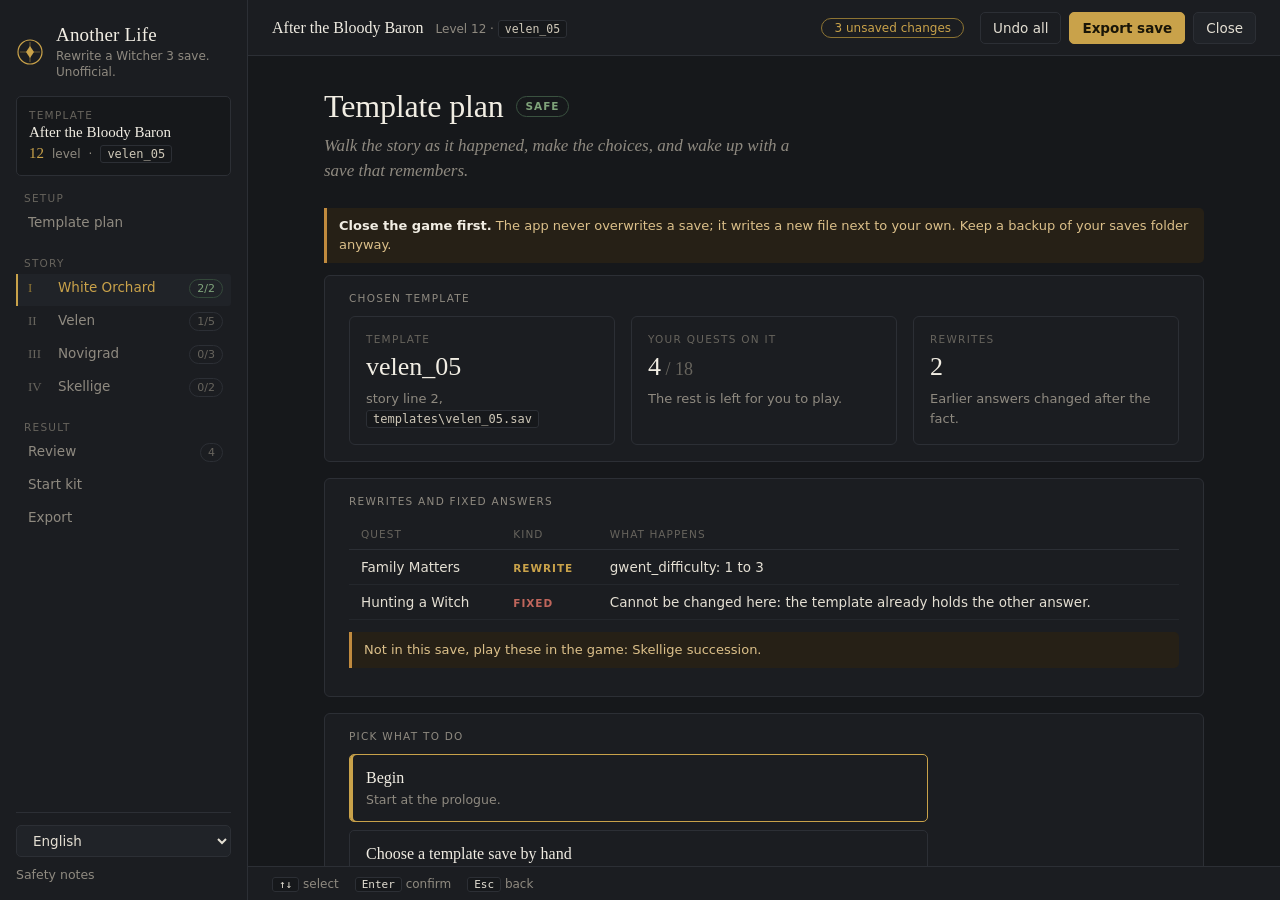
<file: ui/mock.html>
<!doctype html>
<html lang="en">
<head>
  <meta charset="utf-8">
  <meta name="viewport" content="width=device-width, initial-scale=1">
  <title>Another Life (design mock)</title>
  <link rel="stylesheet" href="style.css">
</head>
<body>
<!-- Static design mock. Use ?v=welcome | story | review | export. No script is needed for the look; the tiny one below only switches views. -->
<div class="shell">
  <aside class="side">
    <div class="brand">
      <svg width="28" height="28" viewBox="0 0 28 28" fill="none" stroke="currentColor" stroke-width="1.2" aria-hidden="true"><circle cx="14" cy="14" r="12"/><path d="M14 4v20M4 14h20" opacity=".45"/><path d="M14 8l4 6-4 6-4-6z" fill="currentColor" stroke="none"/></svg>
      <div><div class="brand-name">Another Life</div><div class="brand-sub">Rewrite a Witcher 3 save. Unofficial.</div></div>
    </div>
    <div class="side-card">
      <span class="eyebrow">Template</span>
      <span class="name">After the Bloody Baron</span>
      <span class="meta"><span class="lvl">12</span> level <span>&middot;</span> <code>velen_05</code></span>
    </div>
    <nav class="side-nav">
      <div class="nav-sec"><div class="nav-label">Setup</div>
        <button class="nav-item" data-go="welcome"><span class="label">Template plan</span></button></div>
      <div class="nav-sec"><div class="nav-label">Story</div>
        <button class="nav-item on" data-go="story"><span class="roman">I</span><span class="label">White Orchard</span><span class="count done">2/2</span></button>
        <button class="nav-item"><span class="roman">II</span><span class="label">Velen</span><span class="count">1/5</span></button>
        <button class="nav-item"><span class="roman">III</span><span class="label">Novigrad</span><span class="count">0/3</span></button>
        <button class="nav-item"><span class="roman">IV</span><span class="label">Skellige</span><span class="count">0/2</span></button></div>
      <div class="nav-sec"><div class="nav-label">Result</div>
        <button class="nav-item" data-go="review"><span class="label">Review</span><span class="count">4</span></button>
        <button class="nav-item"><span class="label">Start kit</span></button>
        <button class="nav-item" data-go="export"><span class="label">Export</span></button></div>
    </nav>
    <div class="side-foot">
      <select aria-label="Language"><option>English</option></select>
      <button class="link-quiet">Safety notes</button>
    </div>
  </aside>

  <div class="col">
    <header class="topbar">
      <div class="ctx"><span class="ctx-name">After the Bloody Baron</span><span class="ctx-meta">Level 12 &middot; <code>velen_05</code></span></div>
      <div class="top-actions">
        <span class="status-pill dirty">3 unsaved changes</span>
        <button class="ghost">Undo all</button>
        <button class="primary">Export save</button>
        <button>Close</button>
      </div>
    </header>
    <div class="body">
      <main id="app">

<!-- WELCOME -->
<div class="page" data-view="welcome">
  <div class="hero">
    <div class="page-head"><h1>Template plan</h1><span class="pill safe">Safe</span></div>
    <p class="sub">Walk the story as it happened, make the choices, and wake up with a save that remembers.</p>
  </div>
  <div class="callout"><b>Close the game first.</b> The app never overwrites a save; it writes a new file next to your own. Keep a backup of your saves folder anyway.</div>
  <div class="panel">
    <h3>Chosen template</h3>
    <div class="plan-grid">
      <div class="tile"><span class="eyebrow">Template</span><span class="big">velen_05</span><span class="small muted">story line 2, <code>templates\velen_05.sav</code></span></div>
      <div class="tile"><span class="eyebrow">Your quests on it</span><span class="big">4<span class="of"> / 18</span></span><span class="small muted">The rest is left for you to play.</span></div>
      <div class="tile"><span class="eyebrow">Rewrites</span><span class="big">2</span><span class="small muted">Earlier answers changed after the fact.</span></div>
    </div>
  </div>
  <div class="panel">
    <h3>Rewrites and fixed answers</h3>
    <table><thead><tr><th>Quest</th><th>Kind</th><th>What happens</th></tr></thead><tbody>
      <tr><td>Family Matters</td><td><span class="st st-started">Rewrite</span></td><td>gwent_difficulty: 1 to 3</td></tr>
      <tr><td>Hunting a Witch</td><td><span class="st st-blocked">Fixed</span></td><td>Cannot be changed here: the template already holds the other answer.</td></tr>
    </tbody></table>
    <div class="callout" style="margin-top:12px">Not in this save, play these in the game: Skellige succession.</div>
  </div>
  <div class="panel">
    <h3>Pick what to do</h3>
    <ul class="options">
      <li class="sel"><span class="opt-text">Begin</span><span class="note">Start at the prologue.</span></li>
      <li><span class="opt-text">Choose a template save by hand</span><span class="note">Manual override.</span></li>
      <li><span class="opt-text">Set the templates folder</span><span class="note">Default: next to the questbook.</span></li>
    </ul>
  </div>
</div>

<!-- STORY -->
<div class="page story" data-view="story" hidden>
  <div class="story-top">
    <div class="where">Act I &middot; White Orchard &middot; quest 2 of 18</div>
    <div class="row"><button class="sm">Stop here</button><button class="sm">Review</button></div>
  </div>
  <div class="progress"><i style="width:11%"></i></div>
  <div class="story-grid">
    <div class="art">White Orchard</div>
    <div>
      <h1>The Beast of White Orchard</h1>
      <div class="tags"><span class="pill gold">White Orchard</span><span class="pill">Level 1</span><span class="pill">Main</span></div>
      <p class="narration">Something big has been dragging livestock off the farms, and the soldiers garrisoned here would rather not go near it. You follow the claw marks up the hill with your swords, your signs and not much else.</p>
      <div class="step-of">Decision 1 of 1</div>
      <div class="prompt">The beast is dead. How do you settle up?</div>
      <ul class="options">
        <li class="sel"><span class="opt-text">Take the coin you were promised</span><span class="def">Default</span><span class="note">Writes 1 fact.</span></li>
        <li><span class="opt-text">Wave the fee away</span><span class="note unfinished">Not finished yet: export will refuse it.</span></li>
      </ul>
    </div>
  </div>
</div>

<!-- REVIEW -->
<div class="page" data-view="review" hidden>
  <div class="page-head"><h1>Your story so far</h1><span class="pill caution">Caution</span></div>
  <p class="lede">Every decision and what it changes. Change an answer here; nothing is written until you export.</p>
  <div class="tabs"><button class="tab on">All<span class="n">4</span></button><button class="tab">Decided<span class="n">1</span></button><button class="tab">Default<span class="n">2</span></button><button class="tab">Not reached<span class="n">1</span></button></div>
  <ol class="timeline">
    <li class="tl"><span class="seal decided"></span><div>
      <div class="tl-head"><span class="tl-title">The Beast of White Orchard</span><span class="tl-where">I &middot; White Orchard</span></div>
      <div class="outcome">Take the coin you were promised</div>
      <div class="alts"><button>Wave the fee away</button></div>
      <details class="facts"><summary>Details and facts</summary><ul class="plain small"><li><code>demo_reward_coin</code> = 1</li></ul></details>
    </div></li>
    <li class="tl"><span class="seal default"></span><div>
      <div class="tl-head"><span class="tl-title">Lilac and Gooseberries</span><span class="tl-where">I &middot; White Orchard</span></div>
      <div class="outcome dim">Completed, no decisions</div>
    </div></li>
    <li class="tl"><span class="seal notreached"></span><div>
      <div class="tl-head"><span class="tl-title">Family Matters</span><span class="tl-where">II &middot; Velen</span></div>
      <div class="outcome dim">Not reached</div>
    </div></li>
  </ol>
  <div class="panel">
    <h3>Start kit</h3>
    <div class="kit-grid">
      <div class="field"><span class="lab">Level</span><span class="stepper"><button>&minus;</button><input type="number" value="12"><button>+</button></span><span class="was">was 9</span></div>
      <div class="field"><span class="lab">Crowns</span><span class="stepper"><button>&minus;</button><input type="number" value="2500"><button>+</button></span><span class="was">was 840</span></div>
      <div class="field"><span class="lab">Supplies</span><select><option>Keep as is</option><option>Recommended for the level</option></select></div>
    </div>
  </div>
</div>

<!-- EXPORT -->
<div class="page" data-view="export" hidden>
  <div class="page-head"><h1>Export</h1><span class="pill expert">Writes a file</span></div>
  <p class="lede">Builds a new save from your template with your choices applied, checks it, then writes it. Existing files are never overwritten.</p>
  <div class="callout red">Wave the fee away: this choice is not finished yet and export will refuse it.</div>
  <div class="panel"><h3>Destination</h3>
    <p><code>C:\Users\you\Documents\The Witcher 3\gamesaves</code></p>
    <p class="small muted">The new save appears in Load Game as ManualSave_...</p>
    <div class="row"><button>Choose folder</button></div></div>
  <div class="row actions" style="margin-top:0"><button>Check (writes nothing)</button><button class="primary">Export save</button></div>
  <div class="result ok"><h2>Check passed: the save builds and verifies</h2><p>3 effect blocks applied.</p><p class="verified">Re-read the result: all facts present.</p></div>
</div>

      </main>
      <aside class="ledger" id="ledger">
        <div class="ledger-head"><h3>Your story so far</h3><div class="sub">3 answers</div></div>
        <ul class="ledger-list">
          <li><span class="q">The Beast of White Orchard</span><span class="a">Take the coin you were promised</span><div class="row"><span class="st">Decided</span><button class="link">Undo</button></div></li>
          <li><span class="q">Lilac and Gooseberries</span><span class="a">Completed</span><div class="row"><span class="st">Default</span><button class="link">Undo</button></div></li>
        </ul>
        <div class="ledger-foot">Nothing is written until you export.</div>
      </aside>
    </div>
    <footer class="hints"><span><kbd>&uarr;&darr;</kbd> select</span><span><kbd>Enter</kbd> confirm</span><span><kbd>Esc</kbd> back</span></footer>
  </div>
</div>
<script>
  function show(v) { document.querySelectorAll('[data-view]').forEach(e => e.hidden = e.dataset.view !== v);
    document.getElementById('ledger').parentElement.classList.toggle('no-ledger', v === 'export' || v === 'welcome'); }
  document.querySelectorAll('[data-go]').forEach(b => b.onclick = () => show(b.dataset.go));
  show(new URLSearchParams(location.search).get('v') || 'welcome');
</script>
</body>
</html>
</file>
<file: ui/style.css>
/* Another Life: calm dark UI. System fonts only (the app works offline).
   Serif carries headings, narration and numbers; sans carries controls; mono carries ids. */
:root {
  /* surface */
  --bg: #16181b;
  --panel: #1b1d21;
  --panel-2: #202328;
  --line: #2c2f35;
  --line-soft: #24272c;
  /* text */
  --ink: #e4dfd3;
  --ink-strong: #f1ede3;
  --muted: #8f8a80;
  --faint: #67645d;
  /* the one accent */
  --gold: #c9a24a;
  --gold-hi: #d8b660;
  --gold-dim: #8d7433;
  --on-gold: #1a1608;
  /* status, all muted */
  --green: #7fa37a;
  --amber: #c08a3e;
  --red: #c0665c;
  --green-bg: #1b2520;
  --amber-bg: #262016;
  --red-bg: #2a1c1b;
  /* the one warm panel */
  --parch: #cfc2a2;
  --parch-ink: #2b2418;
  --parch-muted: #6b5f47;
  --parch-line: #b4a784;
  /* type */
  --serif: "Palatino Linotype", "Book Antiqua", Palatino, Constantia, Georgia, serif;
  --sans: "Segoe UI", system-ui, -apple-system, sans-serif;
  --mono: Consolas, "Cascadia Mono", "SFMono-Regular", Menlo, monospace;
  /* spacing scale: 4px base */
  --s1: 4px; --s2: 8px; --s3: 12px; --s4: 16px; --s5: 24px; --s6: 32px; --s7: 48px;
  /* radii */
  --r1: 3px; --r2: 5px; --r3: 6px;
  --side-w: 248px;
  --ledger-w: 300px;
  --ease: 140ms ease;
}

* { box-sizing: border-box; }
html, body { height: 100%; }
body {
  margin: 0;
  background: var(--bg);
  color: var(--ink);
  font: 14px/1.5 var(--sans);
  -webkit-font-smoothing: antialiased;
}
::selection { background: var(--gold-dim); color: var(--ink-strong); }
:focus-visible { outline: 2px solid var(--gold); outline-offset: 2px; }
:focus:not(:focus-visible) { outline: none; }
[hidden] { display: none !important; }

/* ------------------------------------------------------------------ shell */
.shell { display: grid; grid-template-columns: var(--side-w) minmax(0, 1fr); height: 100vh; }
.col { display: flex; flex-direction: column; min-width: 0; min-height: 0; }
.body { flex: 1; display: grid; grid-template-columns: minmax(0, 1fr) var(--ledger-w); min-height: 0; }
.body.no-ledger { grid-template-columns: minmax(0, 1fr); }
.body.no-ledger #ledger { display: none; }
main { overflow: auto; padding: var(--s6) var(--s6) var(--s7); outline: none; min-width: 0; }
.page { max-width: 880px; margin: 0 auto; }

/* ------------------------------------------------------------------ sidebar */
.side {
  background: var(--panel); border-right: 1px solid var(--line);
  display: flex; flex-direction: column; min-height: 0; padding: var(--s5) var(--s4) var(--s4);
  gap: var(--s4);
}
.brand { display: flex; align-items: center; gap: var(--s3); }
.brand svg { flex: none; color: var(--gold); }
.brand-name { font: 19px/1.15 var(--serif); color: var(--ink-strong); letter-spacing: .01em; }
.brand-sub { font: 12px/1.35 var(--sans); color: var(--muted); margin-top: 2px; }

.side-card {
  border: 1px solid var(--line); border-radius: var(--r2); background: var(--bg);
  padding: var(--s3); display: grid; gap: 2px;
}
.side-card .eyebrow { font: 10.5px var(--sans); letter-spacing: .12em; text-transform: uppercase; color: var(--faint); }
.side-card .name { font: 15px/1.3 var(--serif); color: var(--ink-strong); overflow-wrap: anywhere; }
.side-card .meta { font: 12px var(--sans); color: var(--muted); display: flex; gap: var(--s2); flex-wrap: wrap; align-items: baseline; }
.side-card .meta .lvl { font: 15px var(--serif); color: var(--gold); }

.side-nav { flex: 1; overflow: auto; margin: 0 calc(var(--s2) * -1); padding: 0 var(--s2); display: flex; flex-direction: column; gap: var(--s4); }
.nav-sec { display: grid; gap: 1px; }
.nav-label {
  font: 10.5px var(--sans); letter-spacing: .12em; text-transform: uppercase; color: var(--faint);
  padding: 0 var(--s2) var(--s1);
}
.nav-item {
  display: flex; align-items: baseline; gap: var(--s2); width: 100%; text-align: left;
  background: none; border: 0; border-left: 2px solid transparent; border-radius: 0 var(--r1) var(--r1) 0;
  color: var(--muted); font: 13.5px var(--sans); padding: 5px var(--s2) 5px 10px; cursor: pointer;
  transition: color var(--ease), background var(--ease);
}
.nav-item:hover:not(:disabled) { color: var(--ink); background: var(--panel-2); }
.nav-item.on { color: var(--gold); border-left-color: var(--gold); background: var(--panel-2); }
.nav-item:disabled { opacity: .4; cursor: default; }
.nav-item .roman { font: 13px var(--serif); width: 22px; flex: none; color: var(--faint); }
.nav-item.on .roman { color: var(--gold-dim); }
.nav-item .label { flex: 1; min-width: 0; overflow: hidden; text-overflow: ellipsis; white-space: nowrap; }
.nav-item .count {
  font: 11px var(--sans); font-variant-numeric: tabular-nums; color: var(--faint);
  border: 1px solid var(--line); border-radius: 999px; padding: 0 7px; line-height: 17px;
}
.nav-item.on .count { color: var(--gold-dim); border-color: var(--gold-dim); }
.nav-item .count.done { color: var(--green); border-color: #34493a; }

.side-foot { display: grid; gap: var(--s2); border-top: 1px solid var(--line); padding-top: var(--s3); }
.side-foot select { width: 100%; }
.side-foot .link-quiet { text-align: left; }

/* ------------------------------------------------------------------ top bar */
.topbar {
  display: flex; align-items: center; gap: var(--s4); min-height: 56px;
  padding: 0 var(--s5); border-bottom: 1px solid var(--line); background: var(--panel);
}
.ctx { min-width: 0; display: flex; align-items: baseline; gap: var(--s3); flex-wrap: wrap; }
.ctx .ctx-name { font: 16px var(--serif); color: var(--ink-strong); }
.ctx .ctx-meta { font: 12px var(--sans); color: var(--muted); }
.ctx code { font-size: 11.5px; }
.top-actions { margin-left: auto; display: flex; align-items: center; gap: var(--s2); flex: none; }
.status-pill {
  font: 12px var(--sans); color: var(--muted); border: 1px solid var(--line); border-radius: 999px;
  padding: 2px 12px; margin-right: var(--s2); white-space: nowrap;
}
.status-pill.dirty { color: var(--gold); border-color: var(--gold-dim); }

/* ------------------------------------------------------------------ banner */
.banner { padding: var(--s2) var(--s5); font: 13px var(--sans); border-bottom: 1px solid var(--line); border-left: 3px solid var(--line); }
.banner.error { background: var(--red-bg); color: #e3b4ad; border-left-color: var(--red); }
.banner.warn { background: var(--amber-bg); color: #dcc08a; border-left-color: var(--amber); }
.banner.ok { background: var(--green-bg); color: #b5d0b0; border-left-color: var(--green); }

/* ------------------------------------------------------------------ type */
h1, h2, h3 { font-family: var(--serif); font-weight: 400; margin: 0; color: var(--ink-strong); }
h1 { font-size: 32px; line-height: 1.15; letter-spacing: -.005em; }
h2 { font-size: 22px; line-height: 1.25; }
h3 { font-size: 17px; }
p { margin: 0 0 var(--s3); }
.muted { color: var(--muted); }
.small { font-size: 13px; }
.serif { font-family: var(--serif); }
code {
  font: 12px var(--mono); color: #cfc8b8; background: var(--bg); border: 1px solid var(--line);
  border-radius: var(--r1); padding: 1px 6px; overflow-wrap: anywhere;
}
a, button.link {
  background: none; border: 0; padding: 0; color: var(--gold); font: inherit; cursor: pointer;
  text-decoration: underline; text-decoration-color: var(--gold-dim); text-underline-offset: 3px;
}
button.link:hover { color: var(--gold-hi); }
.eyebrow { font: 10.5px var(--sans); letter-spacing: .12em; text-transform: uppercase; color: var(--faint); }

.page-head { display: flex; align-items: center; gap: var(--s3); flex-wrap: wrap; margin-bottom: var(--s2); }
.lede { color: var(--muted); max-width: 64ch; margin-bottom: var(--s5); }

/* outlined pills: Safe / Caution / Expert style */
.pill {
  display: inline-block; font: 600 10.5px/1 var(--sans); letter-spacing: .09em; text-transform: uppercase;
  border: 1px solid var(--line); color: var(--muted); border-radius: 999px; padding: 4px 9px; white-space: nowrap;
}
.pill.safe { color: var(--green); border-color: #3a5240; }
.pill.caution { color: var(--amber); border-color: #5e4a28; }
.pill.expert { color: var(--red); border-color: #5e3532; }
.pill.gold { color: var(--gold); border-color: var(--gold-dim); }

/* ------------------------------------------------------------------ controls */
button, select, input[type=text], input[type=number] {
  font: 13.5px var(--sans); color: var(--ink); background: var(--panel-2);
  border: 1px solid var(--line); border-radius: var(--r2); padding: 6px 12px; min-height: 32px;
}
button { cursor: pointer; transition: border-color var(--ease), color var(--ease), background var(--ease); }
button:hover:not(:disabled) { border-color: #4a4638; color: var(--ink-strong); }
button:disabled { opacity: .4; cursor: default; }
button.primary { background: var(--gold); border-color: var(--gold); color: var(--on-gold); font-weight: 600; }
button.primary:hover:not(:disabled) { background: var(--gold-hi); border-color: var(--gold-hi); color: var(--on-gold); }
button.ghost { background: transparent; }
button.sm { min-height: 26px; padding: 2px 10px; font-size: 12.5px; }
button.link, .link-quiet { min-height: 0; }
.link-quiet { background: none; border: 0; padding: 2px 0; color: var(--muted); font: 12.5px var(--sans); cursor: pointer; }
.link-quiet:hover { color: var(--ink); border: 0; }
select { padding-right: var(--s2); }
input[type=text], input[type=number] { background: var(--bg); }
input:focus { border-color: var(--gold-dim); }
label.check { display: flex; gap: var(--s2); align-items: baseline; cursor: pointer; }
label.check input { accent-color: var(--gold); }

.row { display: flex; gap: var(--s2); flex-wrap: wrap; align-items: center; }
.row.spread { justify-content: space-between; }
.row.actions { margin-top: var(--s5); }

/* ------------------------------------------------------------------ panels, callouts */
.panel { background: var(--panel); border: 1px solid var(--line); border-radius: var(--r3); padding: var(--s4) var(--s5); margin-bottom: var(--s4); }
.panel > h3, .section > h3 {
  font: 10.5px var(--sans); letter-spacing: .12em; text-transform: uppercase; color: var(--muted); margin-bottom: var(--s3);
}
.section { margin-bottom: var(--s5); }
.card { background: var(--panel); border: 1px solid var(--line); border-radius: var(--r3); padding: var(--s5); margin: 0 auto var(--s4); max-width: 760px; }
.card.wide { max-width: 960px; }
.card.center, .center { text-align: center; }

.callout, .warn-box, .err-box {
  border-left: 3px solid var(--amber); background: var(--amber-bg); color: #dcc08a;
  border-radius: 0 var(--r2) var(--r2) 0; padding: var(--s2) var(--s3); margin: 0 0 var(--s3); font: 13px/1.5 var(--sans);
}
.err-box, .callout.red { border-left-color: var(--red); background: var(--red-bg); color: #e3b4ad; }
.callout.green { border-left-color: var(--green); background: var(--green-bg); color: #b5d0b0; }
.callout b { color: var(--ink-strong); font-weight: 600; }

/* tabs */
.tabs { display: inline-flex; border: 1px solid var(--line); border-radius: var(--r2); overflow: hidden; margin-bottom: var(--s4); }
.tab {
  background: transparent; border: 0; border-radius: 0; border-right: 1px solid var(--line);
  color: var(--muted); padding: 5px var(--s3); font: 13px var(--sans);
}
.tab:last-child { border-right: 0; }
.tab:hover:not(:disabled) { color: var(--ink); background: var(--panel-2); border-color: var(--line); }
.tab.on { background: var(--panel-2); color: var(--gold); }
.tab .n { font-variant-numeric: tabular-nums; color: var(--faint); margin-left: 6px; }
.tab.on .n { color: var(--gold-dim); }

/* tables */
table { border-collapse: collapse; width: 100%; font: 13.5px var(--sans); }
th, td { text-align: left; padding: 9px var(--s3); border-bottom: 1px solid var(--line-soft); vertical-align: top; }
th { color: var(--faint); font: 10.5px var(--sans); letter-spacing: .1em; text-transform: uppercase; border-bottom-color: var(--line); }
tbody tr:hover td { background: rgba(255,255,255,.015); }
td.num, th.num { text-align: right; font: 14px var(--serif); font-variant-numeric: tabular-nums; }
table.kv { width: auto; }
table.kv th { font: 12px var(--sans); text-transform: none; letter-spacing: 0; color: var(--muted); width: 120px; padding: 3px var(--s4) 3px 0; border: 0; }
table.kv td { padding: 3px 0; border: 0; overflow-wrap: anywhere; }
.st { font: 600 10.5px var(--sans); letter-spacing: .09em; text-transform: uppercase; }
.st-completed { color: var(--green); }
.st-started { color: var(--gold); }
.st-skipped { color: var(--faint); }
.st-blocked { color: var(--red); }

ul.plain { list-style: none; margin: var(--s1) 0 var(--s3); padding: 0; display: grid; gap: var(--s1); }
ul.plain.small li { font: 13px var(--sans); }
.good { color: var(--green); }
.bad { color: var(--red); }
pre.out { background: var(--bg); border: 1px solid var(--line); border-radius: var(--r2); padding: var(--s3); overflow: auto; font: 12px/1.5 var(--mono); margin: var(--s2) 0 0; white-space: pre-wrap; }

/* progress */
.progress { height: 3px; background: var(--line); border-radius: 2px; margin: 0 0 var(--s4); overflow: hidden; }
.progress > i { display: block; height: 100%; background: var(--gold); transition: width 300ms ease; }

/* ------------------------------------------------------------------ welcome */
.hero { margin-bottom: var(--s5); }
.hero .sub { color: var(--muted); font: 17px/1.5 var(--serif); font-style: italic; max-width: 56ch; margin-top: var(--s2); }
.plan-grid { display: grid; grid-template-columns: repeat(auto-fit, minmax(240px, 1fr)); gap: var(--s4); }
.tile { border: 1px solid var(--line); border-radius: var(--r3); background: var(--panel); padding: var(--s4); display: grid; gap: var(--s2); align-content: start; }
.tile .big { font: 26px/1.1 var(--serif); color: var(--ink-strong); font-variant-numeric: tabular-nums; }
.tile .big .of { color: var(--faint); font-size: 18px; }

/* ------------------------------------------------------------------ act index */
.act-index { list-style: none; margin: 0 0 var(--s5); padding: 0; border: 1px solid var(--line); border-radius: var(--r3); overflow: hidden; }
.act-index li { display: grid; grid-template-columns: 36px 1fr auto 120px; gap: var(--s3); align-items: center; padding: var(--s3) var(--s4); border-bottom: 1px solid var(--line-soft); background: var(--panel); cursor: pointer; }
.act-index li:last-child { border-bottom: 0; }
.act-index li:hover { background: var(--panel-2); }
.act-index .roman { font: 18px var(--serif); color: var(--gold); }

/* ------------------------------------------------------------------ story page (the text RPG) */
.story { max-width: 880px; margin: 0 auto; }
.story-top { display: flex; align-items: center; justify-content: space-between; gap: var(--s3); flex-wrap: wrap; margin-bottom: var(--s3); }
.story-top .where { font: 11px var(--sans); letter-spacing: .12em; text-transform: uppercase; color: var(--muted); }
.story-grid { display: grid; grid-template-columns: 220px minmax(0, 1fr); gap: var(--s6); align-items: start; }
.story-grid.no-art { grid-template-columns: minmax(0, 1fr); }
.art {
  aspect-ratio: 3 / 4; border: 1px solid var(--line); border-radius: var(--r3); overflow: hidden;
  display: flex; align-items: flex-end; justify-content: flex-start; padding: var(--s3);
  background: var(--panel); color: var(--faint); font: 10.5px var(--sans); letter-spacing: .12em; text-transform: uppercase;
  position: sticky; top: 0;
}
.art img { width: 100%; height: 100%; object-fit: cover; margin: calc(var(--s3) * -1); width: calc(100% + var(--s3) * 2); height: calc(100% + var(--s3) * 2); }
.story h1 { margin: var(--s1) 0 var(--s3); }
.tags { display: flex; gap: var(--s2); flex-wrap: wrap; margin: 0 0 var(--s5); }
.narration {
  font: 19px/1.7 var(--serif); color: var(--ink); max-width: 65ch; margin: 0 0 var(--s5);
  hyphens: auto;
}
.narration::first-letter { color: var(--gold); font-size: 1.9em; line-height: .9; padding-right: 2px; }
.step-of { font: 11px var(--sans); letter-spacing: .12em; text-transform: uppercase; color: var(--muted); margin: 0 0 var(--s2); }
.prompt { font: 21px/1.4 var(--serif); color: var(--ink-strong); margin: 0 0 var(--s3); max-width: 60ch; }
.hint-line { font: 13px var(--sans); color: var(--muted); margin: 0 0 var(--s3); }

/* choice buttons */
.options { list-style: none; margin: 0; padding: 0; display: grid; gap: var(--s2); max-width: 65ch; }
.options li {
  display: grid; grid-template-columns: 1fr auto; gap: 2px var(--s3); align-items: baseline;
  border: 1px solid var(--line); border-radius: var(--r2); padding: var(--s3) var(--s4); cursor: pointer;
  background: transparent; transition: border-color var(--ease), background var(--ease);
}
.options li:hover { border-color: var(--gold-dim); background: var(--panel); }
.options li.sel { border-color: var(--gold); background: var(--panel); box-shadow: inset 3px 0 0 var(--gold); }
.options .opt-text { font: 16px/1.4 var(--serif); color: var(--ink-strong); }
.options .note { grid-column: 1; font: 12.5px/1.4 var(--sans); color: var(--muted); }
.options .note.unfinished { color: var(--amber); }
.options .def { grid-column: 2; grid-row: 1; font: 10.5px var(--sans); letter-spacing: .1em; text-transform: uppercase; color: var(--faint); }

/* ------------------------------------------------------------------ timeline (Review) */
.timeline { list-style: none; margin: 0; padding: 0; position: relative; }
.timeline::before { content: ""; position: absolute; left: 7px; top: 8px; bottom: 8px; width: 1px; background: var(--line); }
.tl { position: relative; display: grid; grid-template-columns: 16px minmax(0, 1fr); gap: var(--s4); padding: 0 0 var(--s5); }
.seal { width: 15px; height: 15px; border-radius: 50%; border: 1px solid var(--faint); background: var(--bg); margin-top: 5px; position: relative; z-index: 1; }
.seal.decided { background: var(--gold); border-color: var(--gold); }
.seal.default { background: var(--bg); border-color: var(--gold); box-shadow: inset 0 0 0 3px var(--bg), inset 0 0 0 8px var(--gold-dim); }
.seal.notreached { border-style: dashed; border-color: var(--faint); }
.tl-head { display: flex; align-items: baseline; gap: var(--s3); flex-wrap: wrap; }
.tl-title { font: 18px var(--serif); color: var(--ink-strong); }
.tl-where { font: 12px var(--sans); color: var(--muted); }
.outcome { font: italic 16px/1.45 var(--serif); color: var(--gold-hi); margin: var(--s1) 0 var(--s2); }
.outcome.dim { color: var(--muted); }
.alts { display: flex; flex-wrap: wrap; gap: var(--s2); margin: var(--s2) 0; }
.alts button { font: 12.5px var(--sans); padding: 2px 10px; min-height: 26px; background: transparent; color: var(--muted); }
.alts button:hover:not(:disabled) { border-color: var(--gold-dim); color: var(--gold); }
details.facts { margin-top: var(--s1); }
details.facts summary { cursor: pointer; font: 12px var(--sans); color: var(--muted); }
details.facts summary:hover { color: var(--ink); }
details.facts ul { margin: var(--s2) 0 0; }

/* ------------------------------------------------------------------ steppers, start kit */
.kit-grid { display: grid; grid-template-columns: repeat(auto-fit, minmax(200px, 1fr)); gap: var(--s4); }
.field { display: grid; gap: var(--s2); align-content: start; }
.field > label:not(.check), .field .lab { font: 10.5px var(--sans); letter-spacing: .12em; text-transform: uppercase; color: var(--muted); }
.stepper { display: inline-grid; grid-template-columns: 32px minmax(72px, auto) 32px; border: 1px solid var(--line); border-radius: var(--r2); overflow: hidden; width: max-content; }
.stepper button { border: 0; border-radius: 0; background: var(--panel-2); padding: 0; font-size: 16px; min-height: 36px; }
.stepper input { border: 0; border-radius: 0; text-align: center; font: 20px var(--serif); background: var(--bg); width: 84px; min-height: 36px; padding: 0 var(--s1); -moz-appearance: textfield; }
.stepper input::-webkit-outer-spin-button, .stepper input::-webkit-inner-spin-button { -webkit-appearance: none; margin: 0; }
.was { font: 12px var(--sans); color: var(--faint); }
.start-kit summary { cursor: pointer; }

/* ------------------------------------------------------------------ ledger (the one parchment panel) */
.ledger {
  background: var(--parch); color: var(--parch-ink); border-left: 1px solid var(--parch-line);
  display: flex; flex-direction: column; min-height: 0;
}
.ledger-head { padding: var(--s4) var(--s4) var(--s3); border-bottom: 1px solid var(--parch-line); }
.ledger-head h3 { font: 19px var(--serif); color: var(--parch-ink); }
.ledger-head .sub { font: 12px var(--sans); color: var(--parch-muted); margin-top: 2px; }
.ledger-list { flex: 1; overflow: auto; list-style: none; margin: 0; padding: 0; }
.ledger-list li { padding: var(--s3) var(--s4); border-bottom: 1px solid var(--parch-line); display: grid; gap: 2px; }
.ledger-list .q { font: 14px var(--serif); font-weight: 700; color: var(--parch-ink); }
.ledger-list .a { font: italic 14px/1.4 var(--serif); color: #3d3322; }
.ledger-list .row { justify-content: space-between; align-items: baseline; }
.ledger-list .st { font-size: 10px; color: var(--parch-muted); }
.ledger-list button.link { color: #7a5a14; text-decoration-color: #a58a45; font: 12px var(--sans); }
.ledger-list button.link:hover { color: #4d3708; }
.ledger-empty { padding: var(--s4); font: italic 14px/1.5 var(--serif); color: var(--parch-muted); }
.ledger-foot { padding: var(--s3) var(--s4); border-top: 1px solid var(--parch-line); font: 12px/1.45 var(--sans); color: var(--parch-muted); }

/* ------------------------------------------------------------------ export */
.result { margin-top: var(--s5); border: 1px solid var(--line); border-left-width: 3px; border-radius: 0 var(--r3) var(--r3) 0; padding: var(--s4) var(--s5); background: var(--panel); }
.result.ok { border-left-color: var(--green); }
.result.fail { border-left-color: var(--red); background: var(--red-bg); }
.result h2 { margin-bottom: var(--s2); }
.result.ok h2 { color: #b5d0b0; }
.result.fail h2 { color: #e3b4ad; }
.verified { font: 13px var(--sans); color: var(--green); border-left: 2px solid var(--green); padding-left: var(--s3); }

/* ------------------------------------------------------------------ keys footer */
.hints {
  padding: var(--s2) var(--s5); border-top: 1px solid var(--line); background: var(--panel);
  color: var(--muted); font: 12px var(--sans); display: flex; gap: var(--s4); flex-wrap: wrap; min-height: 34px; align-items: center;
}
kbd {
  font: 11px var(--mono); border: 1px solid var(--line); border-radius: var(--r1); padding: 0 6px;
  color: var(--ink); background: var(--bg);
}

/* ------------------------------------------------------------------ edit mode (ui/edit.js) */
.mode-switch { margin: 0 0 var(--s4); }
.mode-switch .tab { padding: 6px var(--s4); }
.save-grid { display: grid; grid-template-columns: repeat(auto-fill, minmax(236px, 1fr)); gap: var(--s4); }
.save-card {
  display: grid; gap: 0; padding: 0; text-align: left; overflow: hidden; background: var(--panel);
  border: 1px solid var(--line); border-radius: var(--r3); font: inherit; align-content: start;
}
.save-card:hover:not(:disabled) { border-color: var(--gold-dim); }
.save-card.on { border-color: var(--gold); box-shadow: inset 3px 0 0 var(--gold); }
.save-card .thumb { aspect-ratio: 16 / 9; background: var(--bg); display: flex; align-items: center; justify-content: center; border-bottom: 1px solid var(--line); overflow: hidden; }
.save-card .thumb img { width: 100%; height: 100%; object-fit: cover; display: block; }
.save-card .nothumb { font: 10.5px var(--sans); letter-spacing: .12em; text-transform: uppercase; color: var(--faint); }
.save-meta { display: grid; gap: 2px; padding: var(--s3); min-width: 0; }
.save-stem { font: 12px var(--mono); color: var(--ink-strong); overflow-wrap: anywhere; }
.save-when { font: 12px var(--sans); color: var(--muted); }
.save-when .kind { color: var(--gold-dim); }
.save-brief { font: 12.5px var(--sans); color: var(--ink); display: flex; gap: var(--s3); flex-wrap: wrap; min-height: 18px; }
.save-brief .lvl { font: 15px var(--serif); color: var(--gold); }
.progress.indet > i { width: 30%; animation: indet 1.5s ease-in-out infinite; }
@keyframes indet { 0% { margin-left: -30%; } 100% { margin-left: 100%; } }
.decision { margin: 0 0 var(--s3); }
.decision .dprompt { font: 12px var(--sans); color: var(--muted); }
.decision .outcome.changed { color: var(--gold); }
.decision .outcome .was { font: 12px var(--sans); font-style: normal; color: var(--faint); }
.decision.readonly .outcome { color: var(--muted); }
.decision .why { color: var(--faint); margin: 0 0 var(--s1); max-width: 70ch; }
.st-done { color: var(--green); }
.st-active { color: var(--gold); }
.st-not_reached, .st-untracked { color: var(--faint); }
.st-unknown { color: var(--amber); }
.chips { display: flex; flex-wrap: wrap; gap: var(--s2); margin-top: var(--s2); }
.chip { display: inline-flex; gap: var(--s2); align-items: center; border: 1px solid var(--line); border-radius: 999px; padding: 1px 6px 1px 12px; font: 12.5px var(--sans); color: var(--ink); }
.chip button.link { text-decoration: none; color: var(--muted); }

/* ------------------------------------------------------------------ responsive */
@media (max-width: 1180px) {
  .body { grid-template-columns: minmax(0, 1fr); }
  .body #ledger { display: none; }
}
@media (max-width: 860px) {
  .shell { grid-template-columns: minmax(0, 1fr); height: auto; }
  .side { border-right: 0; border-bottom: 1px solid var(--line); }
  .story-grid { grid-template-columns: minmax(0, 1fr); }
  .art { display: none; }
}
@media (prefers-reduced-motion: reduce) {
  *, *::before, *::after { transition: none !important; animation: none !important; scroll-behavior: auto !important; }
}

/* Illustrations linked from the Witcher Wiki (see DECISIONS.md): thin border, slightly muted to sit in the dark UI. */
.art-col { position: sticky; top: 0; }
.art-col .art { position: static; }
.art-col.wide { position: static; }
.art-col.wide .art { aspect-ratio: 21 / 9; max-height: 300px; width: 100%; padding: 0; }
.art-col.wide .art img { margin: 0; width: 100%; height: 100%; }
.art img.wiki { filter: saturate(.8) brightness(.92); }
.art-credit { font: 11.5px var(--sans); color: var(--faint); margin-top: var(--s2); }
.art-credit a { color: var(--muted); text-decoration: underline; text-underline-offset: 2px; }
.art-credit a:hover { color: var(--ink); }
.story-grid.wide { grid-template-columns: minmax(0, 1fr); gap: var(--s4); }
.img-toggle { display: flex; gap: var(--s2); align-items: flex-start; font: 12px var(--sans); color: var(--muted); cursor: pointer; }
.img-toggle input { margin-top: 2px; }

/* The quest's own journal text, read from the player's install (ui/gametext.js). */
.game-desc { border-left: 2px solid var(--line); padding: 4px 0 4px 12px; margin: 0 0 16px; max-width: 65ch; }
.game-desc p { margin: 4px 0 0; color: var(--muted); font-size: .95em; line-height: 1.55; }

/* Wiki image still loading: a quiet pulse in the panel instead of an empty box. */
.art.loading { background: linear-gradient(90deg, var(--panel) 0%, var(--panel-2) 50%, var(--panel) 100%); background-size: 200% 100%; animation: art-wait 1.4s ease-in-out infinite; }
.art.loading img { opacity: 0; }
.art img.wiki { transition: opacity .25s ease; }
@keyframes art-wait { from { background-position: 100% 0; } to { background-position: -100% 0; } }
@media (prefers-reduced-motion: reduce) { .art.loading { animation: none; } .art img.wiki { transition: none; } }

/* Scrollbars: thin, dark, no arrows; the thumb warms to gold on hover. WebView2 is Chromium: the ::-webkit-scrollbar
   rules apply only while the standard scrollbar-width/scrollbar-color are NOT set, so those are left out on purpose. */
::-webkit-scrollbar { width: 10px; height: 10px; }
::-webkit-scrollbar-track { background: transparent; }
::-webkit-scrollbar-thumb { background: var(--line); border-radius: 6px; border: 3px solid transparent; background-clip: padding-box; }
::-webkit-scrollbar-thumb:hover { background: var(--gold-dim); border: 3px solid transparent; background-clip: padding-box; }
::-webkit-scrollbar-button { display: none; width: 0; height: 0; }
::-webkit-scrollbar-corner { background: transparent; }
.ledger ::-webkit-scrollbar-thumb, .ledger::-webkit-scrollbar-thumb { background: rgba(0, 0, 0, .25); background-clip: padding-box; }

/* Welcome: one obvious way in; optional setup folded below. */
.begin-row { display: flex; align-items: center; gap: var(--s3); margin: var(--s4) 0 var(--s3); }
button.big { font-size: 1.15rem; padding: 12px 36px; letter-spacing: .02em; }
details.more { margin-top: var(--s4); }
details.more > summary { cursor: pointer; color: var(--muted); font-size: .92rem; padding: var(--s2) 0; list-style: none; }
details.more > summary::before { content: '▸'; display: inline-block; width: 1.2em; color: var(--gold-dim); transition: transform .15s ease; }
details.more[open] > summary::before { transform: rotate(90deg); }
details.more > summary:hover { color: var(--ink); }
@media (prefers-reduced-motion: reduce) { details.more > summary::before { transition: none; } }

/* Side quests page (ui/side.js). */
.sq-group { margin-bottom: var(--s4); }
.sq-group h3 { font: 600 13px var(--sans); letter-spacing: .04em; text-transform: uppercase; color: var(--gold-dim); margin: 0 0 var(--s2); }
.sq-group h3 .n { color: var(--faint); font-weight: 400; }
.sq-list { grid-template-columns: repeat(auto-fill, minmax(260px, 1fr)); }
.sq-list li { min-width: 0; overflow-wrap: anywhere; }
.sq-list .note { font: 12px var(--sans); color: var(--muted); }
.sq-list .note.unfinished { color: var(--amber); }
.sq-list label.check.muted { cursor: default; }
</file>
